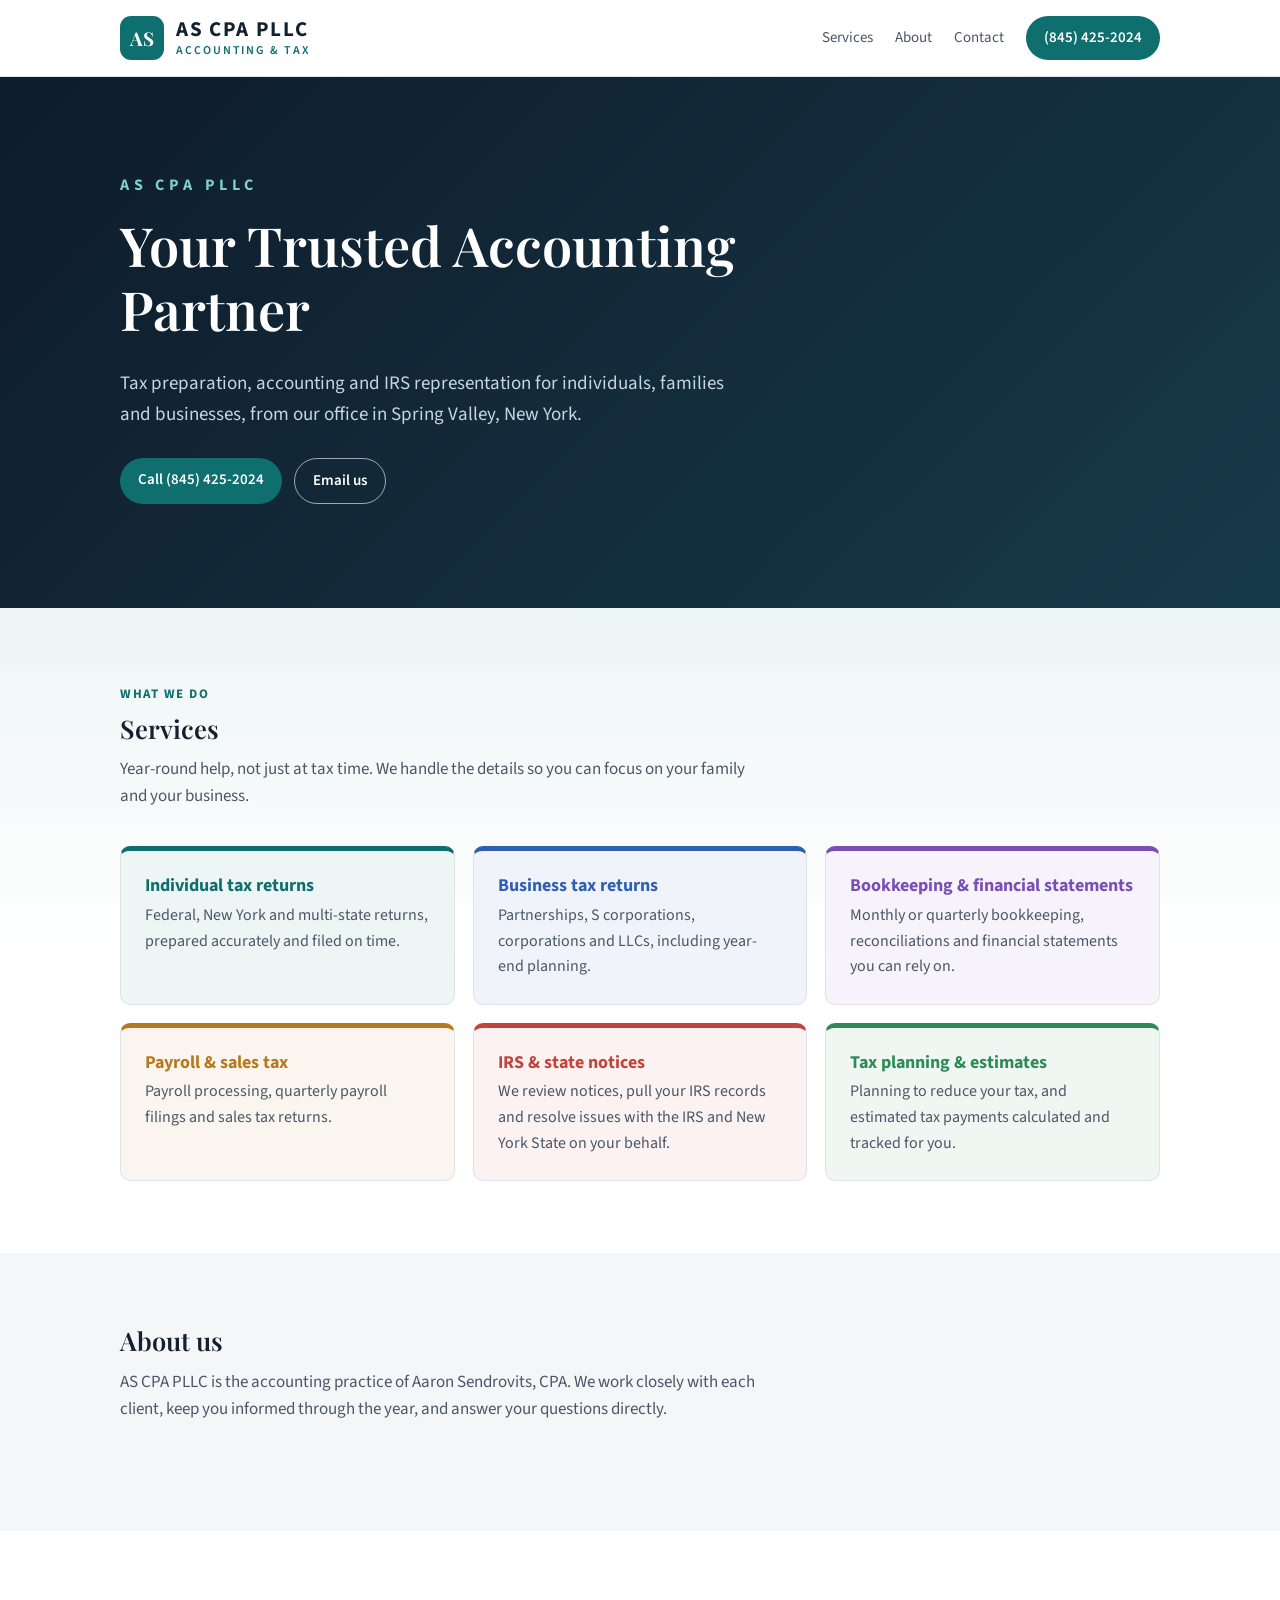
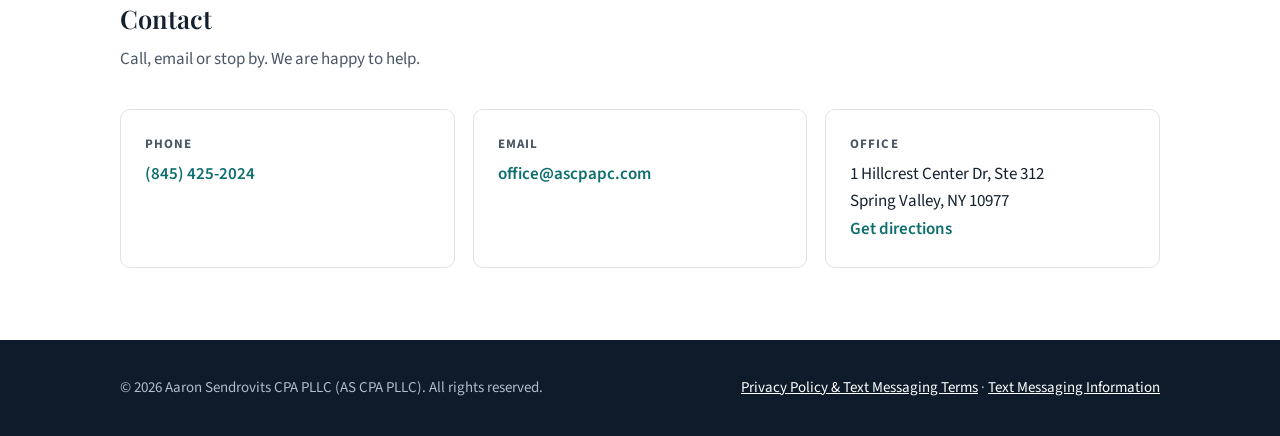
<file: index.html>
<!doctype html>
<html lang="en">
<head>
<meta charset="utf-8">
<meta name="viewport" content="width=device-width, initial-scale=1">
<title>AS CPA PLLC | Accounting, Tax &amp; IRS Representation | Spring Valley, NY</title>
<meta name="description" content="AS CPA PLLC (Aaron Sendrovits CPA PLLC) provides tax preparation, accounting, payroll and IRS representation for individuals and businesses. 1 Hillcrest Center Dr, Ste 312, Spring Valley, NY 10977. (845) 425-2024.">
<link rel="icon" href="favicon.svg" type="image/svg+xml">
<link rel="preconnect" href="https://fonts.googleapis.com">
<link rel="preconnect" href="https://fonts.gstatic.com" crossorigin>
<link href="https://fonts.googleapis.com/css2?family=Playfair+Display:wght@600&family=Source+Sans+3:wght@400;600;700&display=swap" rel="stylesheet">
<link rel="stylesheet" href="styles.css?v=4">
<script type="application/ld+json">
{
	"@context": "https://schema.org",
	"@type": "AccountingService",
	"name": "AS CPA PLLC",
	"legalName": "Aaron Sendrovits CPA PLLC",
	"url": "https://ascpapc.com",
	"telephone": "+1-845-425-2024",
	"email": "office@ascpapc.com",
	"address": {
		"@type": "PostalAddress",
		"streetAddress": "1 Hillcrest Center Dr, Ste 312",
		"addressLocality": "Spring Valley",
		"addressRegion": "NY",
		"postalCode": "10977",
		"addressCountry": "US"
	}
}
</script>
</head>
<body>
<header class="site-header">
	<div class="wrap">
		<a class="logo" href="./"><span class="mark">AS</span><span class="name">AS CPA PLLC<small>Accounting &amp; Tax</small></span></a>
		<nav class="nav">
			<a href="#services">Services</a>
			<a href="#about">About</a>
			<a href="#contact">Contact</a>
			<a class="btn" href="tel:+18454252024">(845) 425-2024</a>
		</nav>
	</div>
</header>

<main>
	<div class="hero">
		<div class="wrap">
			<p class="firm">AS CPA PLLC</p>
			<h1>Your Trusted Accounting Partner</h1>
			<p>Tax preparation, accounting and IRS representation for individuals, families and businesses, from our office in Spring Valley, New York.</p>
			<div class="actions">
				<a class="btn" href="tel:+18454252024">Call (845) 425-2024</a>
				<a class="btn ghost" href="mailto:office@ascpapc.com">Email us</a>
			</div>
		</div>
	</div>

	<section id="services" class="services">
		<div class="wrap">
			<span class="eyebrow">What we do</span>
			<h2>Services</h2>
			<p class="lead">Year-round help, not just at tax time. We handle the details so you can focus on your family and your business.</p>
			<div class="grid">
				<div class="card svc" style="--c:#0f6e6e">
					<h3>Individual tax returns</h3><p>Federal, New York and multi-state returns, prepared accurately and filed on time.</p>
				</div>
				<div class="card svc" style="--c:#2f5fb3">
					<h3>Business tax returns</h3><p>Partnerships, S corporations, corporations and LLCs, including year-end planning.</p>
				</div>
				<div class="card svc" style="--c:#7a4fb5">
					<h3>Bookkeeping &amp; financial statements</h3><p>Monthly or quarterly bookkeeping, reconciliations and financial statements you can rely on.</p>
				</div>
				<div class="card svc" style="--c:#b7791f">
					<h3>Payroll &amp; sales tax</h3><p>Payroll processing, quarterly payroll filings and sales tax returns.</p>
				</div>
				<div class="card svc" style="--c:#c2453d">
					<h3>IRS &amp; state notices</h3><p>We review notices, pull your IRS records and resolve issues with the IRS and New York State on your behalf.</p>
				</div>
				<div class="card svc" style="--c:#2e8b57">
					<h3>Tax planning &amp; estimates</h3><p>Planning to reduce your tax, and estimated tax payments calculated and tracked for you.</p>
				</div>
			</div>
		</div>
	</section>

	<section id="about" class="alt">
		<div class="wrap">
			<h2>About us</h2>
			<p class="lead">AS CPA PLLC is the accounting practice of Aaron Sendrovits, CPA. We work closely with each client, keep you informed through the year, and answer your questions directly.</p>
		</div>
	</section>

	<section id="contact">
		<div class="wrap">
			<h2>Contact</h2>
			<p class="lead">Call, email or stop by. We are happy to help.</p>
			<div class="contact">
				<div class="card">
					<strong>Phone</strong>
					<a href="tel:+18454252024">(845) 425-2024</a>
				</div>
				<div class="card">
					<strong>Email</strong>
					<a href="mailto:office@ascpapc.com">office@ascpapc.com</a>
				</div>
				<div class="card">
					<strong>Office</strong>
					1 Hillcrest Center Dr, Ste 312<br>Spring Valley, NY 10977<br>
					<a href="https://www.google.com/maps/search/?api=1&amp;query=1+Hillcrest+Center+Dr+Ste+312+Spring+Valley+NY+10977" target="_blank" rel="noopener">Get directions</a>
				</div>
			</div>
		</div>
	</section>
</main>

<footer class="site-footer">
	<div class="wrap">
		<span>&copy; <span id="y">2026</span> Aaron Sendrovits CPA PLLC (AS CPA PLLC). All rights reserved.</span>
		<span><a href="privacy.html">Privacy Policy &amp; Text Messaging Terms</a> &middot; <a href="text-consent.html">Text Messaging Information</a></span>
	</div>
</footer>
<script>document.getElementById('y').textContent = new Date().getFullYear();</script>
</body>
</html>
</file>
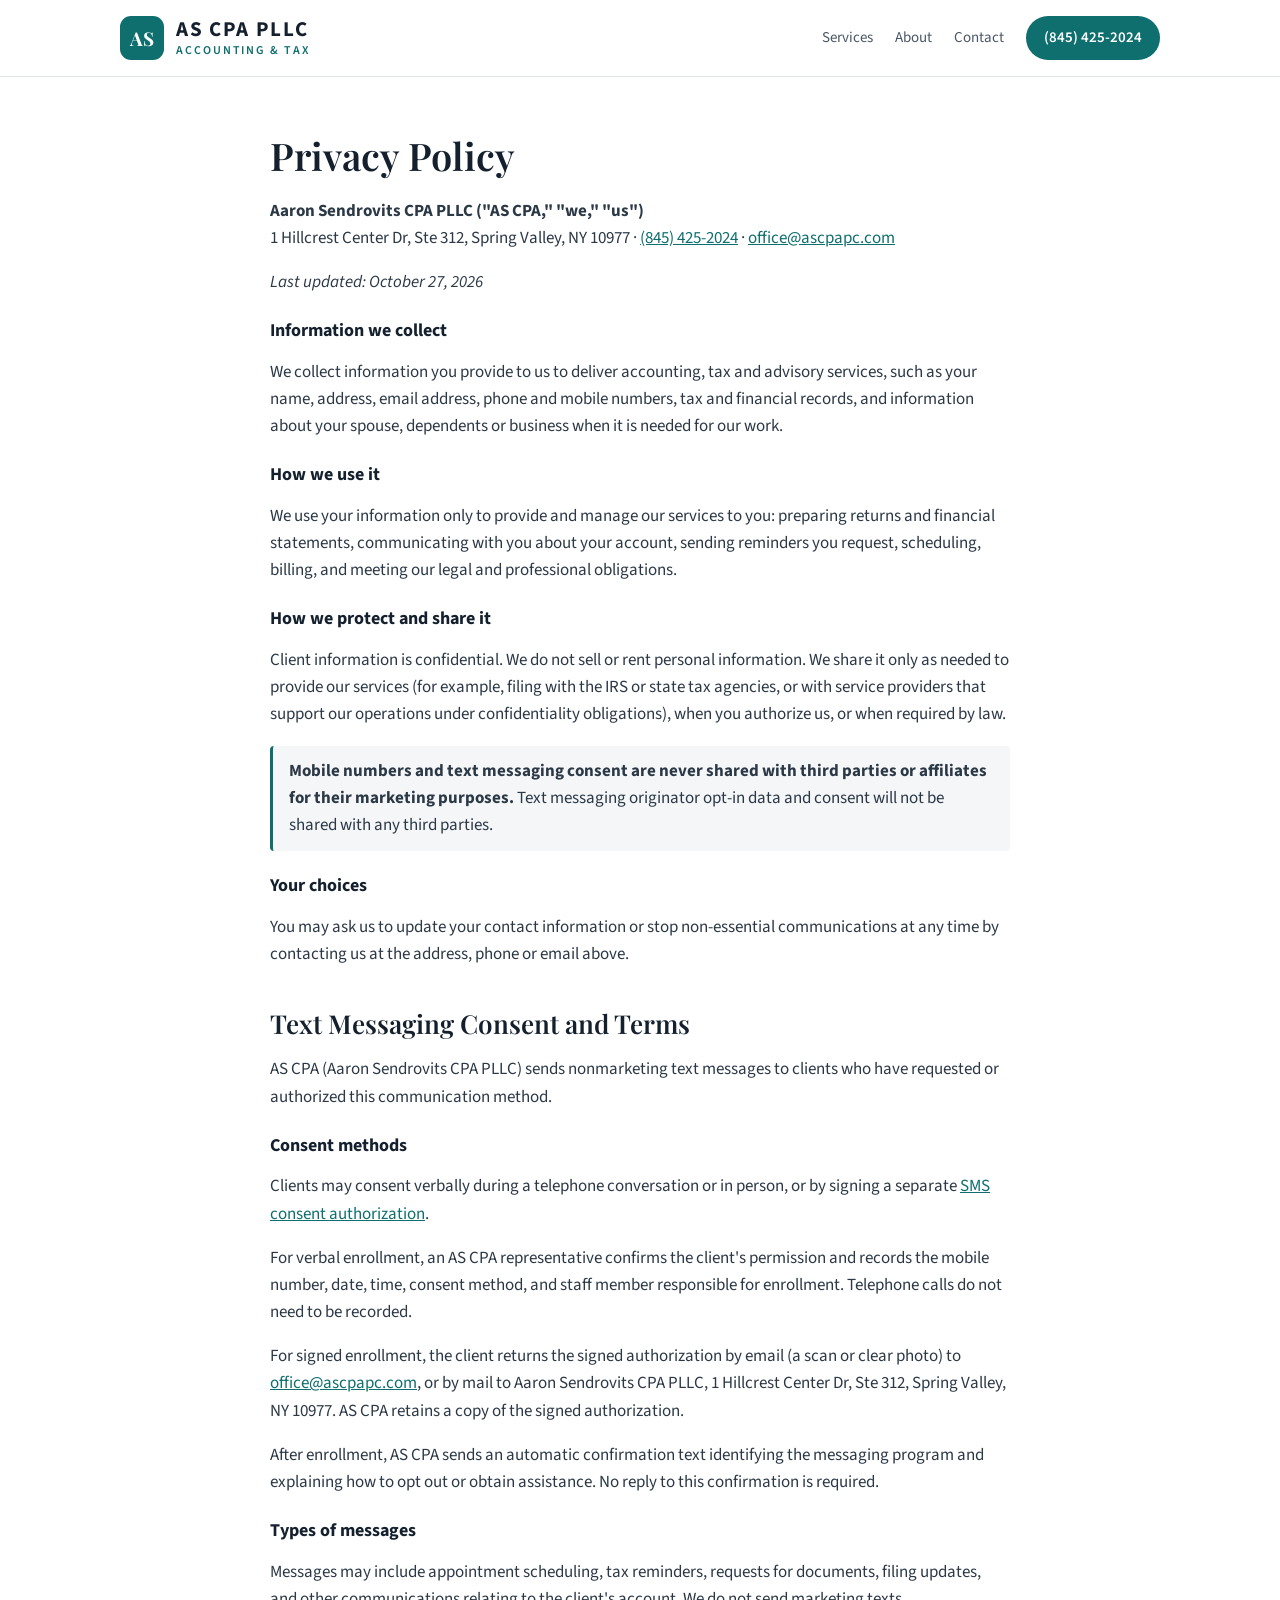
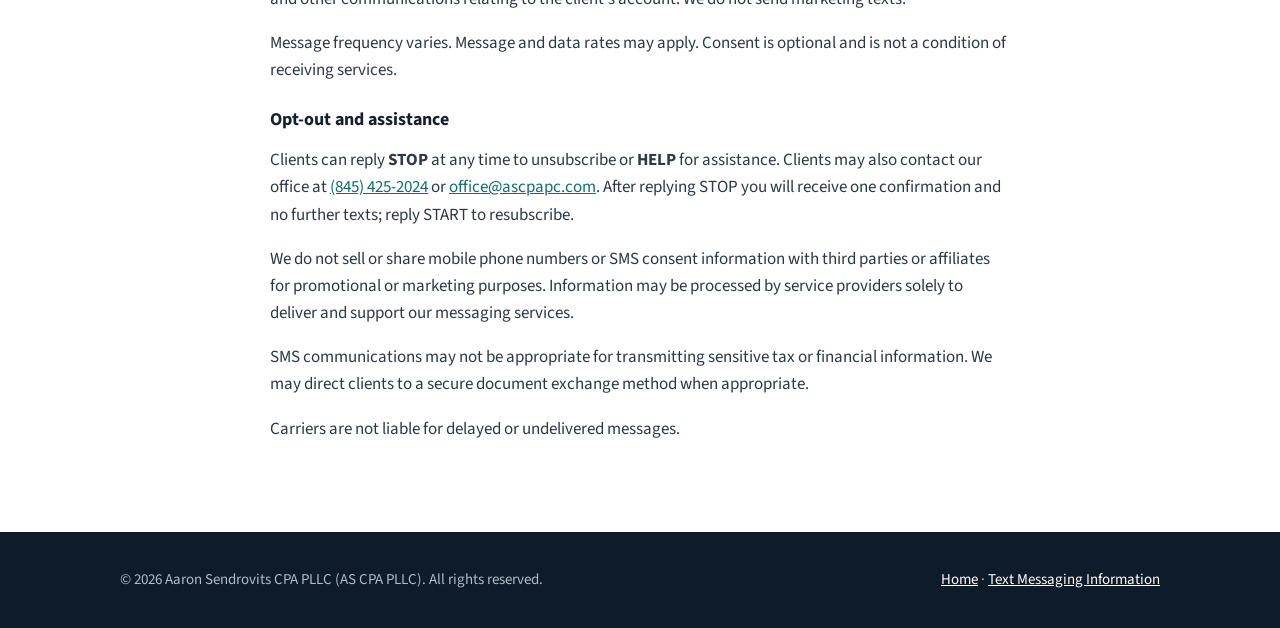
<file: privacy.html>
<!doctype html>
<html lang="en">
<head>
<meta charset="utf-8">
<meta name="viewport" content="width=device-width, initial-scale=1">
<title>Privacy Policy &amp; Text Messaging Terms | AS CPA PLLC</title>
<meta name="description" content="Privacy policy and SMS / text messaging terms for AS CPA PLLC (Aaron Sendrovits CPA PLLC).">
<link rel="icon" href="favicon.svg" type="image/svg+xml">
<link rel="preconnect" href="https://fonts.googleapis.com">
<link rel="preconnect" href="https://fonts.gstatic.com" crossorigin>
<link href="https://fonts.googleapis.com/css2?family=Playfair+Display:wght@600&family=Source+Sans+3:wght@400;600;700&display=swap" rel="stylesheet">
<link rel="stylesheet" href="styles.css?v=4">
</head>
<body>
<header class="site-header">
	<div class="wrap">
		<a class="logo" href="./"><span class="mark">AS</span><span class="name">AS CPA PLLC<small>Accounting &amp; Tax</small></span></a>
		<nav class="nav">
			<a href="./#services">Services</a>
			<a href="./#about">About</a>
			<a href="./#contact">Contact</a>
			<a class="btn" href="tel:+18454252024">(845) 425-2024</a>
		</nav>
	</div>
</header>

<main class="legal">
	<div class="wrap">
		<h1>Privacy Policy</h1>
		<p><strong>Aaron Sendrovits CPA PLLC ("AS CPA," "we," "us")</strong><br>
		1 Hillcrest Center Dr, Ste 312, Spring Valley, NY 10977 &middot; <a href="tel:+18454252024">(845) 425-2024</a> &middot; <a href="mailto:office@ascpapc.com">office@ascpapc.com</a></p>
		<p><em>Last updated: October 27, 2026</em></p>

		<h3>Information we collect</h3>
		<p>We collect information you provide to us to deliver accounting, tax and advisory services, such as your name, address, email address, phone and mobile numbers, tax and financial records, and information about your spouse, dependents or business when it is needed for our work.</p>

		<h3>How we use it</h3>
		<p>We use your information only to provide and manage our services to you: preparing returns and financial statements, communicating with you about your account, sending reminders you request, scheduling, billing, and meeting our legal and professional obligations.</p>

		<h3>How we protect and share it</h3>
		<p>Client information is confidential. We do not sell or rent personal information. We share it only as needed to provide our services (for example, filing with the IRS or state tax agencies, or with service providers that support our operations under confidentiality obligations), when you authorize us, or when required by law.</p>
		<p class="note"><strong>Mobile numbers and text messaging consent are never shared with third parties or affiliates for their marketing purposes.</strong> Text messaging originator opt-in data and consent will not be shared with any third parties.</p>

		<h3>Your choices</h3>
		<p>You may ask us to update your contact information or stop non-essential communications at any time by contacting us at the address, phone or email above.</p>

		<h2 id="sms">Text Messaging Consent and Terms</h2>
		<p>AS CPA (Aaron Sendrovits CPA PLLC) sends nonmarketing text messages to clients who have requested or authorized this communication method.</p>

		<h3>Consent methods</h3>
		<p>Clients may consent verbally during a telephone conversation or in person, or by signing a separate <a href="sms-authorization.html">SMS consent authorization</a>.</p>
		<p>For verbal enrollment, an AS CPA representative confirms the client's permission and records the mobile number, date, time, consent method, and staff member responsible for enrollment. Telephone calls do not need to be recorded.</p>
		<p>For signed enrollment, the client returns the signed authorization by email (a scan or clear photo) to <a href="mailto:office@ascpapc.com">office@ascpapc.com</a>, or by mail to Aaron Sendrovits CPA PLLC, 1 Hillcrest Center Dr, Ste 312, Spring Valley, NY 10977. AS CPA retains a copy of the signed authorization.</p>
		<p>After enrollment, AS CPA sends an automatic confirmation text identifying the messaging program and explaining how to opt out or obtain assistance. No reply to this confirmation is required.</p>

		<h3>Types of messages</h3>
		<p>Messages may include appointment scheduling, tax reminders, requests for documents, filing updates, and other communications relating to the client's account. We do not send marketing texts.</p>
		<p>Message frequency varies. Message and data rates may apply. Consent is optional and is not a condition of receiving services.</p>

		<h3>Opt-out and assistance</h3>
		<p>Clients can reply <strong>STOP</strong> at any time to unsubscribe or <strong>HELP</strong> for assistance. Clients may also contact our office at <a href="tel:+18454252024">(845) 425-2024</a> or <a href="mailto:office@ascpapc.com">office@ascpapc.com</a>. After replying STOP you will receive one confirmation and no further texts; reply START to resubscribe.</p>
		<p>We do not sell or share mobile phone numbers or SMS consent information with third parties or affiliates for promotional or marketing purposes. Information may be processed by service providers solely to deliver and support our messaging services.</p>
		<p>SMS communications may not be appropriate for transmitting sensitive tax or financial information. We may direct clients to a secure document exchange method when appropriate.</p>
		<p>Carriers are not liable for delayed or undelivered messages.</p>
	</div>
</main>

<footer class="site-footer">
	<div class="wrap">
		<span>&copy; <span id="y">2026</span> Aaron Sendrovits CPA PLLC (AS CPA PLLC). All rights reserved.</span>
		<span><a href="./">Home</a> &middot; <a href="text-consent.html">Text Messaging Information</a></span>
	</div>
</footer>
<script>document.getElementById('y').textContent = new Date().getFullYear();</script>
</body>
</html>
</file>
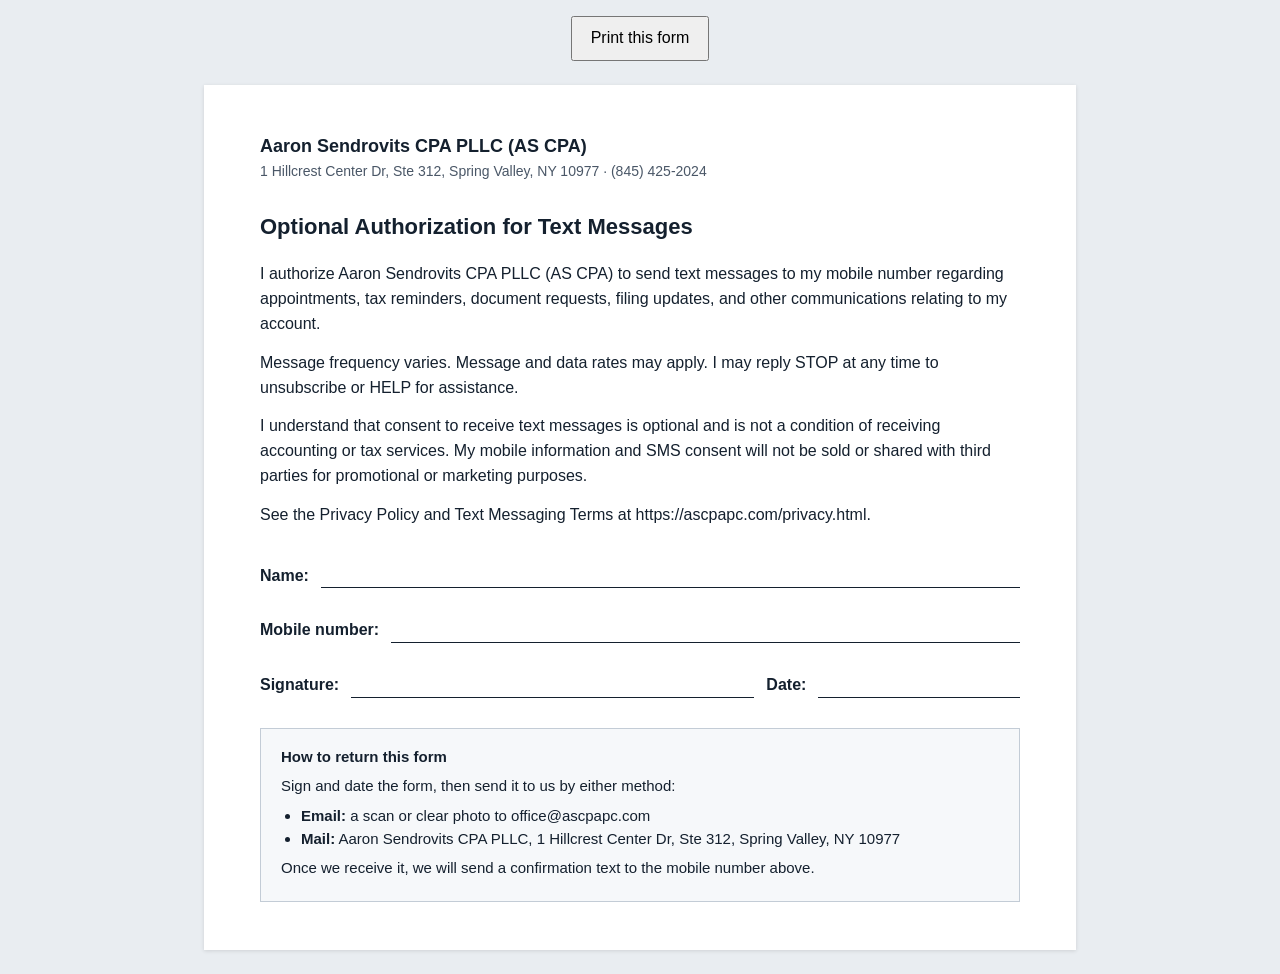
<file: sms-authorization.html>
<!doctype html>
<html lang="en">
<head>
<meta charset="utf-8">
<meta name="viewport" content="width=device-width, initial-scale=1">
<title>Optional Authorization for Text Messages | AS CPA PLLC</title>
<meta name="description" content="Optional client authorization for account-related text messages from AS CPA PLLC.">
<link rel="icon" href="favicon.svg" type="image/svg+xml">
<style>
	body { margin: 0; background: #e9edf1; color: #14202e; font: 16px/1.55 "Source Sans 3", "Segoe UI", Arial, sans-serif; }
	.sheet { background: #fff; max-width: 760px; margin: 24px auto; padding: 48px 56px; box-shadow: 0 1px 4px rgba(0,0,0,.12); }
	.firm { font-weight: 700; font-size: 18px; }
	.firm small { display: block; font-weight: 400; font-size: 14px; color: #4a5767; }
	h1 { font-size: 22px; margin: 28px 0 18px; }
	p { margin: 0 0 14px; }
	.fields { margin-top: 36px; }
	.field { display: flex; align-items: flex-end; gap: 12px; margin-bottom: 30px; }
	.field span { white-space: nowrap; font-weight: 600; }
	.field i { flex: 1; border-bottom: 1px solid #14202e; height: 1.2em; }
	.return { margin-top: 8px; padding: 16px 20px; border: 1px solid #c3ccd6; background: #f6f8fa; font-size: 15px; }
	.return p { margin: 6px 0; }
	.return ul { margin: 6px 0; padding-left: 20px; }
	.print { text-align: center; margin: 16px; }
	.print button { font: inherit; padding: 8px 18px; cursor: pointer; }
	@media print { body { background: #fff; } .sheet { box-shadow: none; margin: 0; padding: 0; } .print { display: none; } }
	@media (max-width: 600px) { .sheet { padding: 28px 20px; margin: 0; } }
</style>
</head>
<body>
<div class="print"><button onclick="window.print()">Print this form</button></div>
<div class="sheet">
	<div class="firm">Aaron Sendrovits CPA PLLC (AS CPA)<small>1 Hillcrest Center Dr, Ste 312, Spring Valley, NY 10977 &middot; (845) 425-2024</small></div>
	<h1>Optional Authorization for Text Messages</h1>
	<p>I authorize Aaron Sendrovits CPA PLLC (AS CPA) to send text messages to my mobile number regarding appointments, tax reminders, document requests, filing updates, and other communications relating to my account.</p>
	<p>Message frequency varies. Message and data rates may apply. I may reply STOP at any time to unsubscribe or HELP for assistance.</p>
	<p>I understand that consent to receive text messages is optional and is not a condition of receiving accounting or tax services. My mobile information and SMS consent will not be sold or shared with third parties for promotional or marketing purposes.</p>
	<p>See the Privacy Policy and Text Messaging Terms at https://ascpapc.com/privacy.html.</p>
	<div class="fields">
		<div class="field"><span>Name:</span><i></i></div>
		<div class="field"><span>Mobile number:</span><i></i></div>
		<div class="field"><span>Signature:</span><i></i><span>Date:</span><i style="flex:.5"></i></div>
	</div>
	<div class="return">
		<strong>How to return this form</strong>
		<p>Sign and date the form, then send it to us by either method:</p>
		<ul>
			<li><b>Email:</b> a scan or clear photo to office@ascpapc.com</li>
			<li><b>Mail:</b> Aaron Sendrovits CPA PLLC, 1 Hillcrest Center Dr, Ste 312, Spring Valley, NY 10977</li>
		</ul>
		<p>Once we receive it, we will send a confirmation text to the mobile number above.</p>
	</div>
</div>
</body>
</html>
</file>
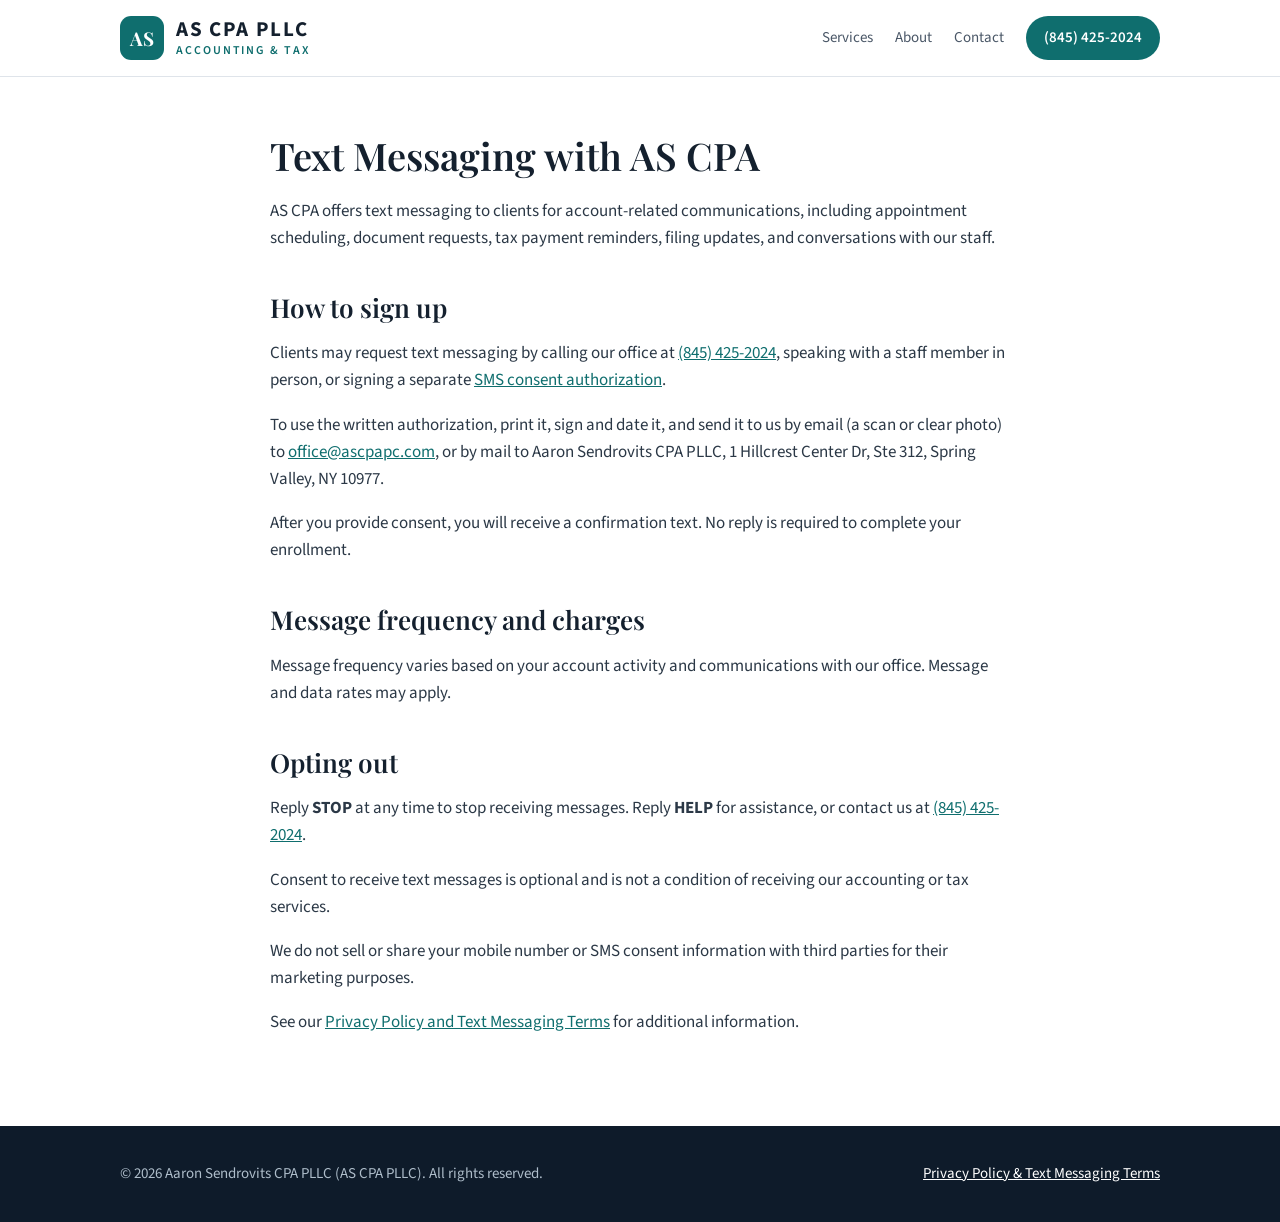
<file: text-consent.html>
<!doctype html>
<html lang="en">
<head>
<meta charset="utf-8">
<meta name="viewport" content="width=device-width, initial-scale=1">
<title>Text Messaging Information | AS CPA PLLC</title>
<meta name="description" content="How AS CPA PLLC clients can sign up for text messages about their account, and how to opt out.">
<link rel="icon" href="favicon.svg" type="image/svg+xml">
<link rel="preconnect" href="https://fonts.googleapis.com">
<link rel="preconnect" href="https://fonts.gstatic.com" crossorigin>
<link href="https://fonts.googleapis.com/css2?family=Playfair+Display:wght@600&family=Source+Sans+3:wght@400;600;700&display=swap" rel="stylesheet">
<link rel="stylesheet" href="styles.css?v=4">
</head>
<body>
<header class="site-header">
	<div class="wrap">
		<a class="logo" href="./"><span class="mark">AS</span><span class="name">AS CPA PLLC<small>Accounting &amp; Tax</small></span></a>
		<nav class="nav">
			<a href="./#services">Services</a>
			<a href="./#about">About</a>
			<a href="./#contact">Contact</a>
			<a class="btn" href="tel:+18454252024">(845) 425-2024</a>
		</nav>
	</div>
</header>

<main class="legal">
	<div class="wrap">
		<h1>Text Messaging with AS CPA</h1>
		<p>AS CPA offers text messaging to clients for account-related communications, including appointment scheduling, document requests, tax payment reminders, filing updates, and conversations with our staff.</p>

		<h2>How to sign up</h2>
		<p>Clients may request text messaging by calling our office at <a href="tel:+18454252024">(845) 425-2024</a>, speaking with a staff member in person, or signing a separate <a href="sms-authorization.html">SMS consent authorization</a>.</p>
		<p>To use the written authorization, print it, sign and date it, and send it to us by email (a scan or clear photo) to <a href="mailto:office@ascpapc.com">office@ascpapc.com</a>, or by mail to Aaron Sendrovits CPA PLLC, 1 Hillcrest Center Dr, Ste 312, Spring Valley, NY 10977.</p>
		<p>After you provide consent, you will receive a confirmation text. No reply is required to complete your enrollment.</p>

		<h2>Message frequency and charges</h2>
		<p>Message frequency varies based on your account activity and communications with our office. Message and data rates may apply.</p>

		<h2>Opting out</h2>
		<p>Reply <strong>STOP</strong> at any time to stop receiving messages. Reply <strong>HELP</strong> for assistance, or contact us at <a href="tel:+18454252024">(845) 425-2024</a>.</p>
		<p>Consent to receive text messages is optional and is not a condition of receiving our accounting or tax services.</p>
		<p>We do not sell or share your mobile number or SMS consent information with third parties for their marketing purposes.</p>
		<p>See our <a href="privacy.html#sms">Privacy Policy and Text Messaging Terms</a> for additional information.</p>
	</div>
</main>

<footer class="site-footer">
	<div class="wrap">
		<span>&copy; <span id="y">2026</span> Aaron Sendrovits CPA PLLC (AS CPA PLLC). All rights reserved.</span>
		<span><a href="privacy.html">Privacy Policy &amp; Text Messaging Terms</a></span>
	</div>
</footer>
<script>document.getElementById('y').textContent = new Date().getFullYear();</script>
</body>
</html>
</file>
<file: styles.css>
:root {
	--ink: #14202e;
	--ink-soft: #4a5767;
	--paper: #ffffff;
	--paper-alt: #f4f6f8;
	--line: #dfe4ea;
	--accent: #0f6e6e;
	--accent-dark: #0a5252;
	--hero-a: #0e1b2a;
	--hero-b: #173a4a;
	--radius: 10px;
	--max: 1080px;
}
* { box-sizing: border-box; }
html { scroll-behavior: smooth; }
body {
	margin: 0;
	font: 17px/1.6 "Source Sans 3", system-ui, -apple-system, "Segoe UI", sans-serif;
	color: var(--ink);
	background: var(--paper);
}
h1, h2, h3 { font-family: "Playfair Display", Georgia, serif; font-weight: 600; line-height: 1.2; margin: 0 0 .5em; }
a { color: var(--accent); }
.wrap { max-width: var(--max); margin: 0 auto; padding: 0 20px; }

/* header */
.site-header { position: sticky; top: 0; z-index: 10; background: rgba(255,255,255,.96); border-bottom: 1px solid var(--line); backdrop-filter: blur(6px); }
.site-header .wrap { display: flex; align-items: center; justify-content: space-between; gap: 16px; height: 76px; }
.logo { display: flex; align-items: center; gap: 12px; color: var(--ink); text-decoration: none; }
.logo .mark { width: 44px; height: 44px; border-radius: 11px; display: grid; place-items: center; background: var(--accent); color: #fff; font: 700 19px/1 Georgia, "Playfair Display", serif; }
.logo .name { display: flex; flex-direction: column; font-weight: 700; font-size: 21px; letter-spacing: .08em; line-height: 1.1; }
.logo small { font-size: 12px; font-weight: 600; letter-spacing: .16em; text-transform: uppercase; color: var(--accent); margin-top: 3px; }
.hero .firm { font-size: 16px; font-weight: 700; letter-spacing: .3em; color: #7fd1c7; margin: 0 0 14px; }
.nav { display: flex; align-items: center; gap: 22px; }
.nav a { color: var(--ink-soft); text-decoration: none; font-size: 15px; }
.nav a:hover { color: var(--ink); }
.btn { display: inline-block; padding: 10px 18px; border-radius: 999px; background: var(--accent); color: #fff !important; text-decoration: none; font-weight: 600; font-size: 15px; }
.btn:hover { background: var(--accent-dark); }
.btn.ghost { background: transparent; border: 1px solid rgba(255,255,255,.6); }
.btn.ghost:hover { background: rgba(255,255,255,.1); }

/* hero */
.hero { background: linear-gradient(135deg, var(--hero-a), var(--hero-b)); color: #fff; padding: 96px 0 104px; }
.hero h1 { font-size: clamp(34px, 5vw, 54px); max-width: 760px; }
.hero p { font-size: 19px; color: #c9d6e0; max-width: 620px; margin: 0 0 28px; }
.hero .actions { display: flex; gap: 12px; flex-wrap: wrap; }

/* sections */
section { padding: 72px 0; }
.alt { background: var(--paper-alt); }
.lead { color: var(--ink-soft); max-width: 640px; margin: 0 0 36px; }
.grid { display: grid; grid-template-columns: repeat(auto-fit, minmax(260px, 1fr)); gap: 18px; }
.card { background: var(--paper); border: 1px solid var(--line); border-radius: var(--radius); padding: 24px; }
.card h3 { font-family: inherit; font-size: 18px; font-weight: 700; margin-bottom: 6px; }
.card p { margin: 0; color: var(--ink-soft); font-size: 16px; }

/* services */
.services { background: linear-gradient(180deg, #eef5f5 0%, #ffffff 55%); }
.eyebrow { display: inline-block; font-size: 13px; font-weight: 700; letter-spacing: .12em; text-transform: uppercase; color: var(--accent); margin-bottom: 8px; }
.svc { border-top: 5px solid var(--c); background: color-mix(in srgb, var(--c) 7%, white); }
.svc h3 { color: var(--c); }

.contact { display: grid; grid-template-columns: repeat(auto-fit, minmax(240px, 1fr)); gap: 18px; }
.contact .card strong { display: block; font-size: 13px; letter-spacing: .08em; text-transform: uppercase; color: var(--ink-soft); margin-bottom: 6px; }
.contact .card a { font-weight: 600; text-decoration: none; }

/* legal page */
.legal { padding: 56px 0 72px; }
.legal .wrap { max-width: 780px; }
.legal h1 { font-size: 38px; }
.legal h2 { font-size: 26px; margin-top: 40px; }
.legal h3 { font-family: inherit; font-size: 18px; font-weight: 700; margin-top: 24px; }
.legal p, .legal li { color: #2b3846; }
.note { background: var(--paper-alt); border-left: 3px solid var(--accent); padding: 12px 16px; border-radius: 4px; }

/* footer */
.site-footer { background: var(--hero-a); color: #aebdca; padding: 36px 0; font-size: 15px; }
.site-footer .wrap { display: flex; justify-content: space-between; gap: 16px; flex-wrap: wrap; }
.site-footer a { color: #fff; }

@media (max-width: 640px) {
	.nav a:not(.btn) { display: none; }
	.hero { padding: 64px 0 72px; }
	section { padding: 52px 0; }
}
</file>
